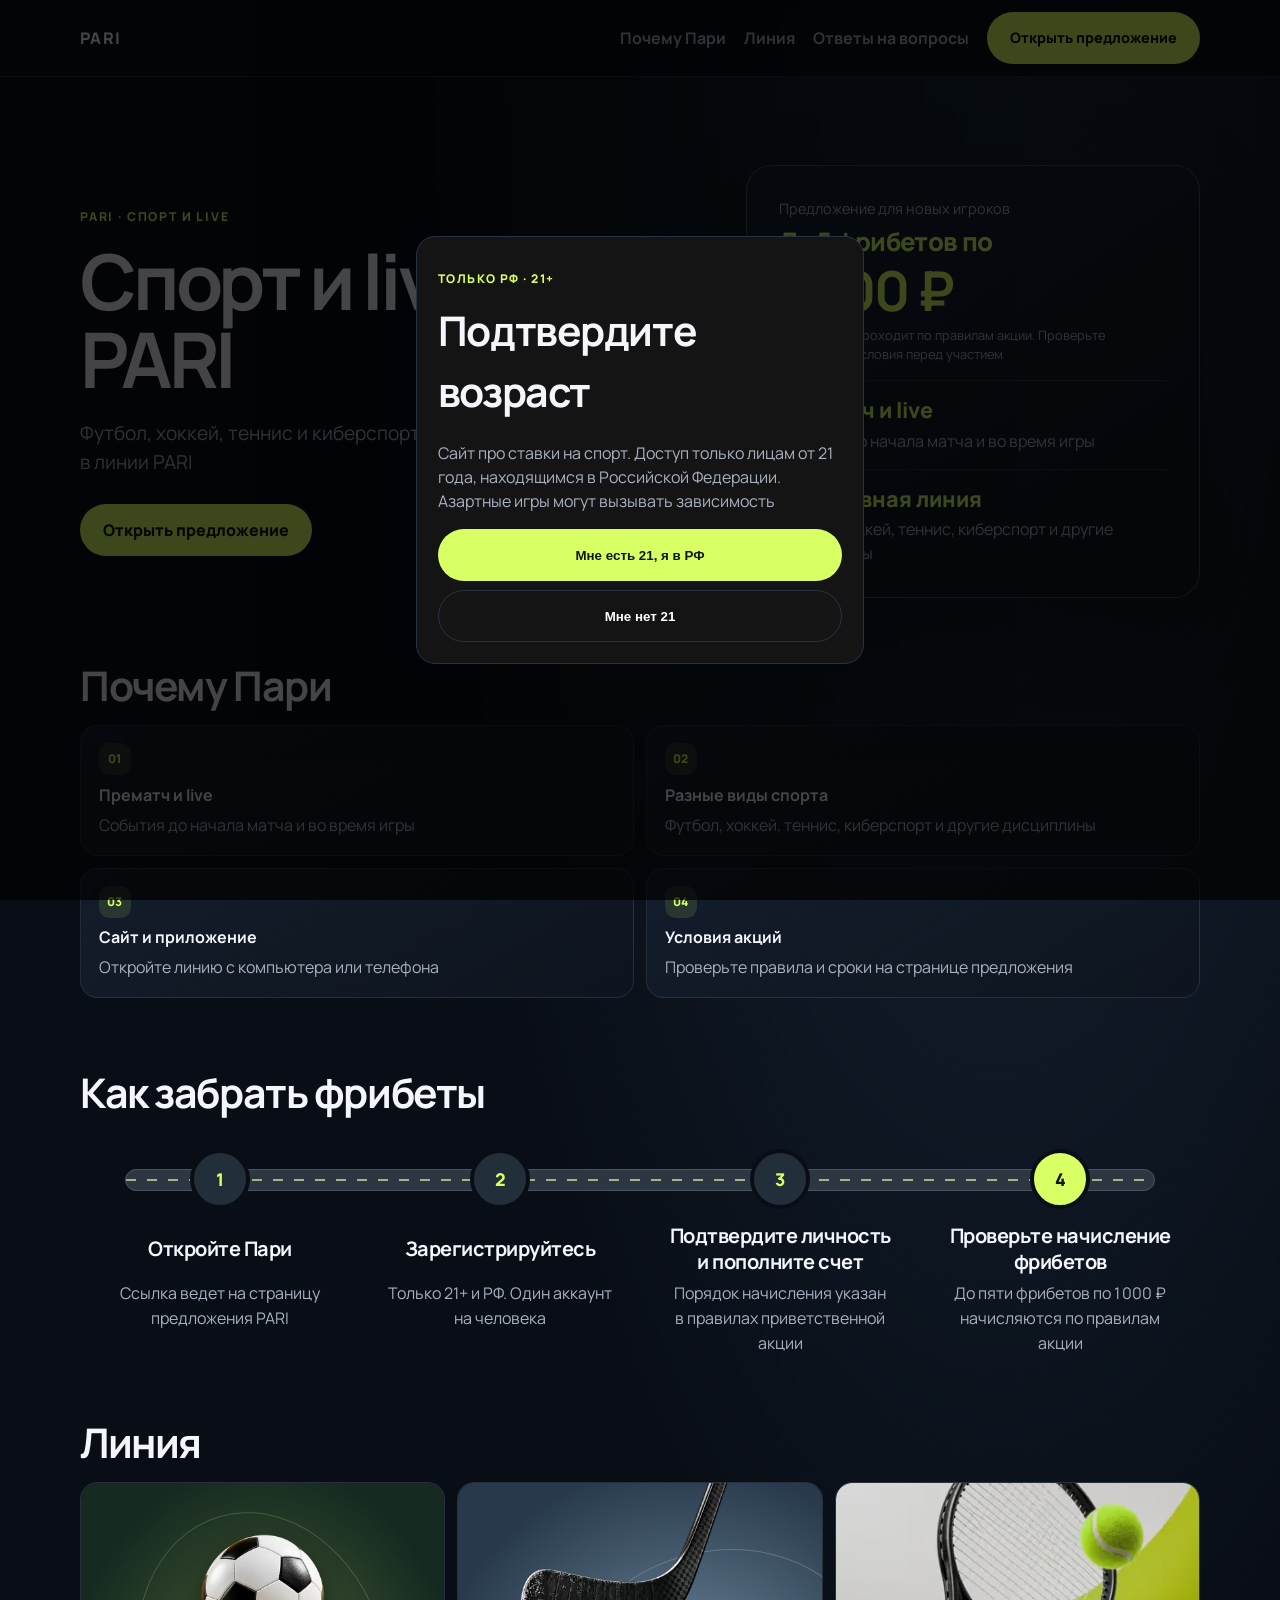
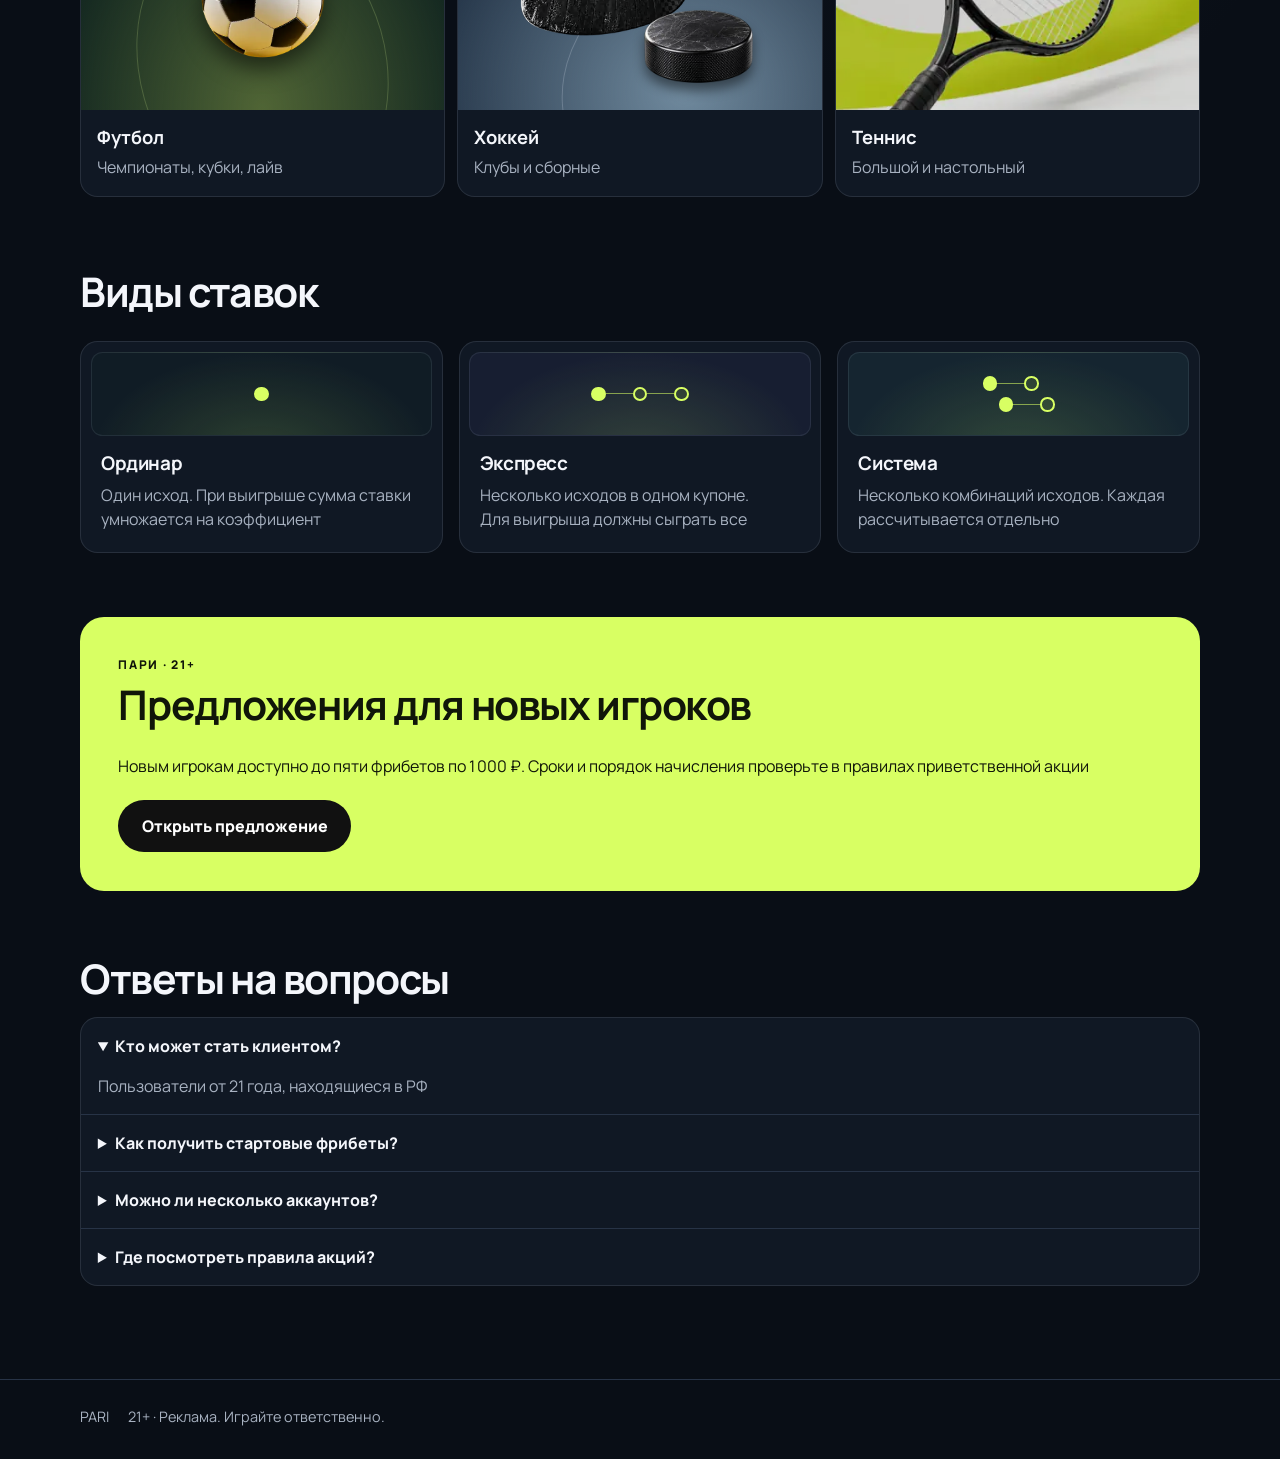
<file: index.html>
<!doctype html>
<html lang="ru">
<head>
  <meta charset="utf-8">
  <meta name="viewport" content="width=device-width, initial-scale=1">
  <link rel="icon" href="/favicon.ico" type="image/x-icon" sizes="16x16 32x32 48x48">
  <link href="https://fonts.googleapis.com/css2?family=Manrope:wght@500;700;800&display=swap" rel="stylesheet">
  <title>Линия PARI: спорт, live и условия фрибетов</title>
  <meta name="description" content="Какие виды спорта есть в линии PARI, чем прематч отличается от live и где смотреть условия фрибетов для новых игроков">
  <meta name="robots" content="max-image-preview:large">
  <link rel="canonical" href="https://parimatch.cfd/">
  <link rel="alternate" type="text/markdown" href="https://parimatch.cfd/site.md" title="Текстовая версия">
  <link rel="describedby" type="text/plain" href="https://parimatch.cfd/llms.txt">
  <meta property="og:type" content="website">
  <meta property="og:locale" content="ru_RU">
  <meta property="og:site_name" content="Гид по PARI">
  <meta property="og:title" content="Линия PARI: спорт, live и условия фрибетов">
  <meta property="og:description" content="Какие виды спорта есть в линии PARI, чем прематч отличается от live и где смотреть условия фрибетов для новых игроков">
  <meta property="og:url" content="https://parimatch.cfd/">
  <meta property="og:image" content="https://parimatch.cfd/social-cover.jpg">
  <meta property="og:image:width" content="1200">
  <meta property="og:image:height" content="630">
  <meta property="og:image:alt" content="Спортивная линия PARI">
  <meta name="twitter:card" content="summary_large_image">
  <meta name="twitter:title" content="Линия PARI: спорт, live и условия фрибетов">
  <meta name="twitter:description" content="Какие виды спорта есть в линии PARI, чем прематч отличается от live и где смотреть условия фрибетов для новых игроков">
  <meta name="twitter:image" content="https://parimatch.cfd/social-cover.jpg">
  <meta name="twitter:image:alt" content="Спортивная линия PARI">
  <script type="application/ld+json">
    {
      "@context": "https://schema.org",
      "@graph": [
        {
          "@type": "WebSite",
          "@id": "https://parimatch.cfd/#website",
          "url": "https://parimatch.cfd/",
          "name": "Гид по PARI",
          "alternateName": "parimatch.cfd",
          "inLanguage": "ru"
        },
        {
          "@type": "WebPage",
          "@id": "https://parimatch.cfd/#webpage",
          "url": "https://parimatch.cfd/",
          "isPartOf": {
            "@id": "https://parimatch.cfd/#website"
          },
          "name": "Линия PARI: спорт, live и условия фрибетов",
          "description": "Какие виды спорта есть в линии PARI, чем прематч отличается от live и где смотреть условия фрибетов для новых игроков",
          "inLanguage": "ru",
          "primaryImageOfPage": {
            "@type": "ImageObject",
            "url": "https://parimatch.cfd/social-cover.jpg",
            "width": 1200,
            "height": 630
          }
        }
      ]
    }
  </script>
  <style>
    :root { --bg:#0c0c0c; --card:#161616; --line:#2a2a2a; --fg:#fff; --muted:#b5b5b5; --lime:#d6ff00; --ink:#111; }
    * { box-sizing: border-box; }
    body { margin: 0; background: var(--bg); color: var(--fg); font-family: Manrope, system-ui, sans-serif; line-height: 1.5; }
    a { color: inherit; text-decoration: none; }
    header { position: sticky; top: 0; z-index: 20; background: rgba(12,12,12,.92); backdrop-filter: blur(12px); border-bottom: 1px solid var(--line); }
    .bar, .wrap { max-width: 68rem; margin: 0 auto; padding-left: 1rem; padding-right: 1rem; }
    .bar { display: flex; align-items: center; justify-content: space-between; gap: 1rem; min-height: 68px; }
    .brand { display: flex; align-items: center; gap: .55rem; font-weight: 800; }
    .brand img { width: 32px; height: 32px; }
    .pari { letter-spacing: .08em; }
    nav { display: flex; align-items: center; gap: 1rem; font-weight: 700; color: var(--muted); }
    .hide { display: none; }
    @media (min-width: 860px) { nav .hide { display: inline; } }
    .btn { display: inline-flex; align-items: center; justify-content: center; height: 3rem; padding: 0 1.2rem; border-radius: 999px; background: var(--lime); color: var(--ink); font-weight: 800; border: 0; }
    .btn.sm { height: 2.5rem; font-size: .9rem; }
    .hero { display: grid; gap: 1.5rem; align-items: center; padding: 2.6rem 0 1rem; }
    @media (min-width: 960px) { .hero { grid-template-columns: 1.15fr .85fr; padding: 3.4rem 0 1.2rem; } }
    h1 { margin: 0; font-size: clamp(2rem, 4.6vw, 3.5rem); line-height: 1.02; letter-spacing: -.03em; }
    .lead { color: var(--muted); max-width: 36rem; font-size: 1.05rem; }
    .card { background: #111; border: 1px solid var(--line); border-radius: 1.6rem; padding: 1.4rem 1.5rem; }
    .label { margin: 0; color: var(--muted); font-size: .9rem; }
    .xl { margin: .2rem 0 0; color: var(--lime); font-size: clamp(1.8rem, 3vw, 2.4rem); font-weight: 800; line-height: 1.1; }
    .lg { margin: .15rem 0 0; color: var(--lime); font-size: 1.35rem; font-weight: 800; line-height: 1.2; }
    .fine, .note { margin: .35rem 0 0; color: var(--muted); }
    .fine { font-size: .8rem; }
    hr { border: 0; border-top: 1px solid var(--line); margin: 1rem 0; }
    h2 { font-size: 1.8rem; margin: 0 0 .9rem; }
    .section { padding: 1.6rem 0; }
    .benefits, .photos, .bet-cards { display: grid; gap: .75rem; }
    @media (min-width: 720px) { .benefits, .photos, .bet-cards { grid-template-columns: 1fr 1fr 1fr; } }
    .item, .bet-card { background: var(--card); border: 1px solid var(--line); border-radius: 1.1rem; padding: 1rem 1.05rem; }
    .item h3, .bet-card h3 { margin: 0; font-size: 1rem; }
    .photos article { background: var(--card); border: 1px solid var(--line); border-radius: 1.1rem; overflow: hidden; }
    .muted { color: var(--muted); margin: .25rem 0 0; }
    .reg { background: var(--lime); color: var(--ink); border-radius: 1.6rem; padding: 1.6rem; }
    .reg p, .reg h2 { color: var(--ink); }
    .reg .tag { margin: 0; font-size: .75rem; font-weight: 800; letter-spacing: .14em; text-transform: uppercase; }
    .reg .btn { background: #111; color: #fff; margin-top: .4rem; }
    .acc { border: 1px solid var(--line); border-radius: 1.1rem; overflow: hidden; background: var(--card); }
    details { border-top: 1px solid var(--line); }
    .acc details:first-child { border-top: 0; }
    summary { cursor: pointer; padding: 1rem 1.05rem; font-weight: 750; }
    .acc p { margin: 0; padding: 0 1.05rem 1rem; color: var(--muted); }
    footer { border-top: 1px solid var(--line); margin-top: 1rem; }
    .ft { max-width: 68rem; margin: 0 auto; padding: 1.3rem 1rem 2rem; display: flex; flex-wrap: wrap; gap: .8rem 1.2rem; color: var(--muted); font-size: .9rem; }
    .ft a { color: #fff; }
    .age, .ck { position: fixed; inset: 0; z-index: 40; background: rgba(0,0,0,.72); display: grid; place-items: center; padding: 1rem; }
    .modal { width: min(28rem, 100%); background: #141414; border: 1px solid var(--line); border-radius: 1.2rem; padding: 1.3rem; }
    .modal .tag { color: var(--lime); font-size: .75rem; font-weight: 800; letter-spacing: .12em; }
    .stack { display: grid; gap: .55rem; margin-top: 1rem; }
    .btn.ghost { background: transparent; color: #fff; border: 1px solid var(--line); }
    .hidden { display: none; }

    /* Editorial refresh: consistent rhythm, stronger hierarchy, cleaner cards */
    :root { --bg:#090e16; --card:#121a27; --line:#273346; --fg:#f4f6fb; --muted:#a8b2c1; --lime:#d8ff63; --ink:#101609; }
    body { background: radial-gradient(ellipse at 78% 0%, #17273a 0, transparent 36rem), var(--bg); }
    .bar, .wrap { max-width: 72rem; }
    .bar { min-height: 76px; }
    header { background: rgba(9,14,22,.9); border-color: rgba(168,178,193,.16); }
    nav { gap: clamp(.65rem, 1.4vw, 1.25rem); }
    nav > a:not(.btn) { transition: color .18s ease; }
    nav > a:not(.btn):hover { color: var(--fg); }
    .hero { gap: clamp(1.5rem, 4vw, 3.25rem); padding: clamp(2.4rem, 7vw, 5.5rem) 0 2rem; }
    .eyebrow { margin: 0 0 1rem; color: var(--lime); font-size: .76rem; font-weight: 800; letter-spacing: .15em; }
    h1 { max-width: 12ch; font-size: clamp(2.7rem, 6vw, 5.1rem); letter-spacing: -.055em; }
    .lead { max-width: 34rem; margin: 1.25rem 0 1.6rem; font-size: clamp(1rem, 1.5vw, 1.2rem); line-height: 1.55; }
    .hero > .card { padding: clamp(1.25rem, 3vw, 2rem); border-color: rgba(216,255,99,.25); background: linear-gradient(145deg, rgba(22,34,50,.97), rgba(14,21,32,.97)); box-shadow: 0 28px 80px rgba(0,0,0,.25); }
    .section { padding: clamp(2.8rem, 6vw, 5rem) 0; }
    h2 { margin-bottom: 1.2rem; font-size: clamp(1.8rem, 3.4vw, 2.55rem); letter-spacing: -.035em; }
    .benefits { grid-template-columns: repeat(2, minmax(0,1fr)); gap: 1rem; }
    .item { min-height: 11rem; display: flex; flex-direction: column; align-items: flex-start; justify-content: flex-start; gap: .65rem; padding: 1.25rem; border-color: rgba(168,178,193,.14); background: linear-gradient(150deg, rgba(20,30,44,.96), rgba(14,21,31,.96)); }
    .item-mark { display: grid; place-items: center; width: 2rem; height: 2rem; border-radius: .65rem; background: rgba(216,255,99,.12); color: var(--lime); font-size: .75rem; font-weight: 800; }
    .item .muted { line-height: 1.45; }
    .photos article, .bet-card, .acc { border-color: rgba(168,178,193,.15); background: rgba(18,26,39,.92); }
    .reg { border-radius: 1.5rem; padding: clamp(1.4rem, 4vw, 2.4rem); }
    .btn { min-height: 3.25rem; padding-inline: 1.45rem; transition: transform .18s ease, filter .18s ease; }
    .btn:hover { transform: translateY(-2px); filter: brightness(1.04); }
    .btn:focus-visible, summary:focus-visible, nav a:focus-visible { outline: 3px solid var(--lime); outline-offset: 4px; }
    .ft { max-width: 72rem; padding-top: 1.6rem; }
    @media (max-width: 720px) {
      .bar { min-height: 68px; }
      nav { gap: .5rem; }
      nav .btn { padding-inline: .95rem; font-size: .83rem; }
      .hero { padding-top: 2.2rem; }
      .hero > .card { border-radius: 1.25rem; }
      .section { padding: 2.6rem 0; }
    }
    @media (max-width: 520px) {
      .benefits, .photos, .bet-cards { grid-template-columns: 1fr; }
      .item { min-height: 0; }
    }
  </style>
  <link rel="stylesheet" href="/sections.css?v=section-spacing">
  <script src="/sports-motion.js?v=ball-roll" defer></script>
</head>
<body>
  <div id="age" class="age" data-nosnippet>
    <div class="modal">
      <p class="tag">ТОЛЬКО РФ · 21+</p>
      <h2 id="age-title">Подтвердите возраст</h2>
      <p id="age-text" class="muted">Сайт про ставки на спорт. Доступ только лицам от 21 года, находящимся в Российской Федерации. Азартные игры могут вызывать зависимость</p>
      <div class="stack">
        <button class="btn" id="yes" type="button">Мне есть 21, я в РФ</button>
        <button class="btn ghost" id="no" type="button">Мне нет 21</button>
      </div>
    </div>
  </div>

  <header>
    <div class="bar">
      <a class="brand" href="https://pari.ru/" aria-label="PARI"><span class="pari">PARI</span></a>
      <nav>
        <a class="hide" href="#why">Почему Пари</a>
        <a class="hide" href="#line">Линия</a>
        <a class="hide" href="#faq">Ответы на вопросы</a>
        <a class="btn sm" href="https://rko-group.ru/s/i8RIIcPl" rel="sponsored">Открыть предложение</a>
      </nav>
    </div>
  </header>

  <main class="wrap">
    <section class="hero">
      <div>
        <p class="eyebrow">PARI · СПОРТ И LIVE</p><h1>Спорт и live на PARI</h1>
        <p class="lead">Футбол, хоккей, теннис и киберспорт. Прематч и&nbsp;live — в&nbsp;линии PARI</p>
        <a class="btn" href="https://rko-group.ru/s/i8RIIcPl" rel="sponsored">Открыть предложение</a>
      </div>
      <article class="card">
        <p class="label">Предложение для новых игроков</p>
        <p class="xl promo-title"><span>До&nbsp;5 фрибетов по</span> <strong>1&#8239;000&nbsp;₽</strong></p>
        <p class="fine">Начисление проходит по&nbsp;правилам акции. Проверьте актуальные условия перед&nbsp;участием</p>
        <hr>
        <p class="lg">Прематч и live</p>
        <p class="note">События до начала матча и во время игры</p>
        <hr>
        <p class="lg">Спортивная линия</p>
        <p class="note">Футбол, хоккей, теннис, киберспорт и другие дисциплины</p>
      </article>
    </section>

    <section class="section" id="why">
      <h2>Почему Пари</h2>
      <div class="benefits">
        <article class="item"><span class="item-mark" aria-hidden="true">01</span><h3>Прематч и live</h3><p class="muted">События до начала матча и во время игры</p></article>
        <article class="item"><span class="item-mark" aria-hidden="true">02</span><h3>Разные виды спорта</h3><p class="muted">Футбол, хоккей, теннис, киберспорт и другие дисциплины</p></article>
        <article class="item"><span class="item-mark" aria-hidden="true">03</span><h3>Сайт и приложение</h3><p class="muted">Откройте линию с компьютера или телефона</p></article>
        <article class="item"><span class="item-mark" aria-hidden="true">04</span><h3>Условия акций</h3><p class="muted">Проверьте правила и сроки на странице предложения</p></article>
      </div>
    </section>

    <section class="section" id="steps">
      <h2>Как забрать фрибеты</h2>
      <ol class="steps" role="list">
        <li>
          <span class="step-marker" aria-hidden="true">1</span>
          <div class="step-copy"><h3>Откройте Пари</h3><p class="muted">Ссылка ведет на&nbsp;страницу предложения PARI</p></div>
        </li>
        <li>
          <span class="step-marker" aria-hidden="true">2</span>
          <div class="step-copy"><h3>Зарегистрируйтесь</h3><p class="muted">Только 21+ и&nbsp;РФ. Один аккаунт на&nbsp;человека</p></div>
        </li>
        <li>
          <span class="step-marker" aria-hidden="true">3</span>
          <div class="step-copy"><h3>Подтвердите личность и&nbsp;пополните счет</h3><p class="muted">Порядок начисления указан в&nbsp;правилах приветственной акции</p></div>
        </li>
        <li>
          <span class="step-marker" aria-hidden="true">4</span>
          <div class="step-copy"><h3>Проверьте начисление фрибетов</h3><p class="muted">До&nbsp;пяти фрибетов по&nbsp;1&#8239;000&nbsp;₽ начисляются по&nbsp;правилам акции</p></div>
        </li>
      </ol>
    </section>

    <section class="section" id="line">
      <h2>Линия</h2>
      <div class="photos">
        <article>
          <div class="sport-stage football" data-motion aria-hidden="true">
            <img class="sport-ball" src="/sports/ball.webp" width="360" height="357" alt="" loading="lazy">
          </div>
          <div class="sport-caption"><h3>Футбол</h3><p class="muted">Чемпионаты, кубки, лайв</p></div>
        </article>
        <article>
          <div class="sport-stage hockey" data-motion aria-hidden="true">
            <img class="sport-stick" src="/sports/stick.webp" width="375" height="440" alt="" loading="lazy">
            <img class="sport-puck" src="/sports/puck.webp" width="260" height="174" alt="" loading="lazy">
          </div>
          <div class="sport-caption"><h3>Хоккей</h3><p class="muted">Клубы и&nbsp;сборные</p></div>
        </article>
        <article>
          <div class="sport-stage">
            <img class="sport-tennis" src="/sports/tennis.webp" width="400" height="500" alt="" loading="lazy">
          </div>
          <div class="sport-caption"><h3>Теннис</h3><p class="muted">Большой и&nbsp;настольный</p></div>
        </article>
      </div>
    </section>

    <section class="section" id="bets">
      <h2>Виды ставок</h2>
      <div class="bet-cards">
        <article class="bet-card">
          <div class="bet-art" aria-hidden="true"><span><b></b></span></div>
          <div class="bet-copy">
            <h3>Ординар</h3>
            <p class="muted">Один исход. При выигрыше сумма ставки умножается на&nbsp;коэффициент</p>
          </div>
        </article>
        <article class="bet-card">
          <div class="bet-art bet-art--express" aria-hidden="true"><span><b></b><i></i><b></b><i></i><b></b></span></div>
          <div class="bet-copy">
            <h3>Экспресс</h3>
            <p class="muted">Несколько исходов в&nbsp;одном купоне. Для&nbsp;выигрыша должны сыграть все</p>
          </div>
        </article>
        <article class="bet-card">
          <div class="bet-art bet-art--system" aria-hidden="true">
            <span><b></b><i></i><b></b></span>
            <span><b></b><i></i><b></b></span>
          </div>
          <div class="bet-copy">
            <h3>Система</h3>
            <p class="muted">Несколько комбинаций исходов. Каждая рассчитывается отдельно</p>
          </div>
        </article>
      </div>
    </section>

    <section class="section" id="register">
      <div class="reg">
        <p class="tag">Пари · 21+</p>
        <h2>Предложения для новых игроков</h2>
        <p>Новым игрокам доступно до&nbsp;пяти фрибетов по&nbsp;1&#8239;000&nbsp;₽. Сроки и порядок начисления проверьте в правилах приветственной акции</p>
        <a class="btn" href="https://rko-group.ru/s/i8RIIcPl" rel="sponsored">Открыть предложение</a>
      </div>
    </section>

    <section class="section" id="faq">
      <h2>Ответы на вопросы</h2>
      <div class="acc">
        <details open><summary>Кто может стать клиентом?</summary><p>Пользователи от 21 года, находящиеся в РФ</p></details>
        <details><summary>Как получить стартовые фрибеты?</summary><p>Точный размер, сроки и порядок начисления указаны в правилах акции</p></details>
        <details><summary>Можно ли несколько аккаунтов?</summary><p>Нет, один аккаунт на человека</p></details>
        <details><summary>Где посмотреть правила акций?</summary><p>Условия, сроки и порядок начисления указаны на странице Пари</p></details>
      </div>
    </section>
  </main>

  <footer>
    <div class="ft">
      <span>PARI</span>
      <span>21+ · Реклама. Играйте ответственно.</span>
    </div>
  </footer>

  <script>
    (function () {
      var box = document.getElementById("age");
      var yes = document.getElementById("yes");
      var no = document.getElementById("no");
      var title = document.getElementById("age-title");
      var text = document.getElementById("age-text");
      var blocked = false;
      try { if (sessionStorage.getItem("pari-21") === "ok") box.classList.add("hidden"); } catch (e) {}
      yes.addEventListener("click", function () {
        if (blocked) {
          blocked = false;
          title.textContent = "Подтвердите возраст";
          text.textContent = "Сайт про ставки на спорт. Доступ только лицам от 21 года, находящимся в Российской Федерации. Азартные игры могут вызывать зависимость.";
          yes.textContent = "Мне есть 21, я в РФ";
          no.hidden = false;
          return;
        }
        try { sessionStorage.setItem("pari-21", "ok"); } catch (e) {}
        box.classList.add("hidden");
      });
      no.addEventListener("click", function () {
        blocked = true;
        title.textContent = "Доступ закрыт";
        text.textContent = "Сайт доступен только пользователям от 21 года, находящимся в РФ.";
        yes.textContent = "Вернуться к проверке";
        no.hidden = true;
      });
    })();
  </script>
</body>
</html>
</file>
<file: sections.css>
/* Keep the price together even when the offer card stacks on mobile. */
.promo-title {
  display: grid;
  gap: .2rem;
  margin-top: .55rem;
  letter-spacing: -.045em;
}
.promo-title span {
  font-size: clamp(1.2rem, 2vw, 1.6rem);
  letter-spacing: -.025em;
}
.promo-title strong {
  font-size: clamp(2.25rem, 4.3vw, 3.6rem);
  white-space: nowrap;
}
#why, #steps, #line, #bets, #faq { scroll-margin-top: 4.75rem; }

/* Keep the space between neighboring sections from stacking up. */
#why, #steps, #line, #bets, #register {
  padding-block: clamp(1.25rem, 2.5vw, 2rem);
}
#register + #faq {
  padding-block-start: clamp(1.25rem, 2.5vw, 2rem);
}
#why h2, #line h2, #faq h2 {
  margin-bottom: .9rem;
  line-height: 1.18;
}
#why .benefits {
  gap: .75rem;
}
#why .item {
  min-height: 0;
  gap: .45rem;
  padding: clamp(.85rem, 1.6vw, 1.1rem);
}
#why .item .muted {
  margin-top: 0;
}

/* The markers and road share the same grid so their centers stay aligned. */
.steps {
  --marker: 3.25rem;
  --road: #2d3742;
  --lane: #a4b28a;
  position: relative;
  isolation: isolate;
  display: grid;
  gap: 1.4rem;
  list-style: none;
  margin: 0;
  padding: 0 0 1.25rem;
}
.steps::before {
  content: "";
  position: absolute;
  z-index: -1;
  top: calc(var(--marker) / 2);
  bottom: 0;
  left: calc(var(--marker) / 2 - .5rem);
  width: 1rem;
  border: 1px solid #485463;
  border-radius: 1rem;
  background: repeating-linear-gradient(180deg, var(--lane) 0 7px, transparent 7px 15px) center / 2px 100% no-repeat, var(--road);
}
.steps li {
  display: grid;
  grid-template-columns: var(--marker) minmax(0, 1fr);
  align-items: start;
  gap: .85rem;
}
.step-marker {
  display: grid;
  place-items: center;
  width: var(--marker);
  height: var(--marker);
  border: 4px solid var(--bg);
  border-radius: 50%;
  background: #232e3b;
  color: var(--lime);
  font-size: 1.1rem;
  font-weight: 800;
}
.steps li:last-child .step-marker {
  background: var(--lime);
  color: var(--ink);
}
.step-copy { padding-top: .6rem; }
.step-copy h3 {
  margin: 0;
  font-size: clamp(1.05rem, 1.65vw, 1.25rem);
  line-height: 1.3;
  letter-spacing: -.025em;
}
.step-copy .muted { margin-top: .4rem; line-height: 1.55; }

@media (min-width: 800px) {
  .steps {
    --marker: 3.75rem;
    grid-template-columns: repeat(4, minmax(0, 1fr));
    gap: 0;
    padding: .4rem 0 0;
  }
  .steps::before {
    inset: calc(.4rem + var(--marker) / 2 - .6rem) 4% auto;
    width: auto;
    height: 1.2rem;
    background: repeating-linear-gradient(90deg, var(--lane) 0 10px, transparent 10px 21px) center / 100% 2px no-repeat, var(--road);
  }
  .steps li { display: block; text-align: center; padding-inline: clamp(.6rem, 2vw, 1.4rem); }
  .step-marker { margin-inline: auto; }
  .step-copy { padding-top: .85rem; }
  .step-copy h3 { min-height: 2.6em; align-content: center; }
}

/* Card art occupies a fixed ratio while the transparent assets move inside it. */
.photos .sport-stage {
  position: relative;
  isolation: isolate;
  aspect-ratio: 8 / 5;
  overflow: hidden;
  padding: 0;
}
.sport-stage.football {
  background: radial-gradient(ellipse at 50% 100%, #506535, transparent 78%), #152921;
}
.football::before,
.hockey::before {
  content: "";
  position: absolute;
  pointer-events: none;
  border: 1px solid #e2ff9b30;
}
.football::before {
  inset: 12% 16% -48%;
  border-radius: 50%;
  transform: rotate(-16deg);
}
.sport-stage.hockey {
  background: radial-gradient(ellipse at 62% 92%, #708a9e, transparent 77%), #28394c;
}
.hockey::before {
  inset: 30% -15% -48% 28%;
  border-color: #ebf3fc34;
  border-radius: 50%;
  transform: rotate(-16deg);
}
.sport-stage img {
  position: absolute;
  width: auto;
  height: auto;
  object-fit: contain;
}
.photos .sport-ball {
  top: 50%;
  left: 50%;
  width: 34%;
  transform: translate(-50%, -50%);
  filter: drop-shadow(0 .8rem .65rem #0008);
}
.photos .sport-stick {
  top: -64%;
  left: 17%;
  width: 70%;
  transform-origin: 88% 49%;
}
.photos .sport-puck {
  top: 56%;
  left: 51%;
  width: 30%;
  filter: drop-shadow(0 .5rem .35rem #0007);
}
.photos .sport-tennis {
  inset: 0;
  width: 100%;
  height: 100%;
  object-fit: cover;
  object-position: center 17%;
  filter: brightness(.86) saturate(.88) hue-rotate(17deg);
}
.photos .sport-caption { padding: .9rem 1rem 1.05rem; }
.sport-caption h3 { margin: 0; font-size: 1.15rem; }
.sport-caption p { margin-top: .2rem; }

@media (prefers-reduced-motion: no-preference) {
  .football.is-playing .sport-ball { animation: ball-roll 1.85s .15s both ease-out; }
  .hockey.is-playing .sport-stick { animation: stick-swing .8s both .2s; }
  .hockey.is-playing .sport-puck { animation: puck-shot 1.6s both .2s; }
}
@keyframes ball-roll {
  0% { transform: translate(-260%, -39%) rotate(-240deg); }
  58% { transform: translate(-99%, -48%) rotate(-56deg); }
  82% { transform: translate(-55%, -58%) rotate(-6deg); }
  100% { transform: translate(-50%, -50%) rotate(0); }
}
@keyframes stick-swing {
  0%, 100% { transform: rotate(0); }
  36% { transform: rotate(13deg) translateX(-7%); }
  57% { transform: rotate(-10deg) translateX(10%); }
}
@keyframes puck-shot {
  0%, 24% { transform: translate(0); opacity: 1; }
  48% { transform: translate(180%, -57%) rotate(29deg); opacity: 1; }
  49% { transform: translate(190%, -57%) rotate(29deg); opacity: 0; }
  60% { transform: translate(-320%, 8%) rotate(-18deg); opacity: 0; }
  61% { transform: translate(-308%, 8%) rotate(-18deg); opacity: 1; }
  100% { transform: translate(0); opacity: 1; }
}

.bet-cards { gap: 1rem; }
.bet-card {
  padding: .6rem;
  overflow: hidden;
}
.bet-art {
  display: grid;
  place-content: center;
  gap: .4rem;
  min-height: 5.25rem;
  border: 1px solid #a7b5c51f;
  border-radius: .72rem;
  background: radial-gradient(ellipse farthest-side at 50% 125%, #b6ee652c, transparent), #101c25;
}
.bet-art--express { background-color: #171e31; }
.bet-art--system { background-color: #152530; }
.bet-art span {
  display: flex;
  align-items: center;
}
.bet-art b {
  display: block;
  width: .9rem;
  height: .9rem;
  border: 2px solid var(--lime);
  border-radius: 50%;
  background: #a5d54520;
}
.bet-art b:first-child { background: var(--lime); }
.bet-art i {
  width: clamp(.6rem, 2.3vw, 1.7rem);
  border-top: 1px solid #d8ff638f;
}
.bet-art--system span:nth-child(2) { justify-self: end; }
.bet-art--system span:first-child { margin-right: 1rem; }
.bet-copy { padding: .8rem .65rem .65rem; }
.bet-card h3 { font-size: 1.18rem; letter-spacing: -.02em; }
.bet-copy .muted { margin-top: .35rem; line-height: 1.55; }

@media (max-width: 719px) {
  .photos, .bet-cards { grid-template-columns: 1fr; }
}
@media (max-width: 460px) {
  .bet-card { display: grid; grid-template-columns: 4.7rem minmax(0, 1fr); align-items: stretch; }
  .bet-copy { padding: .3rem .35rem .3rem .8rem; }
}
</file>
